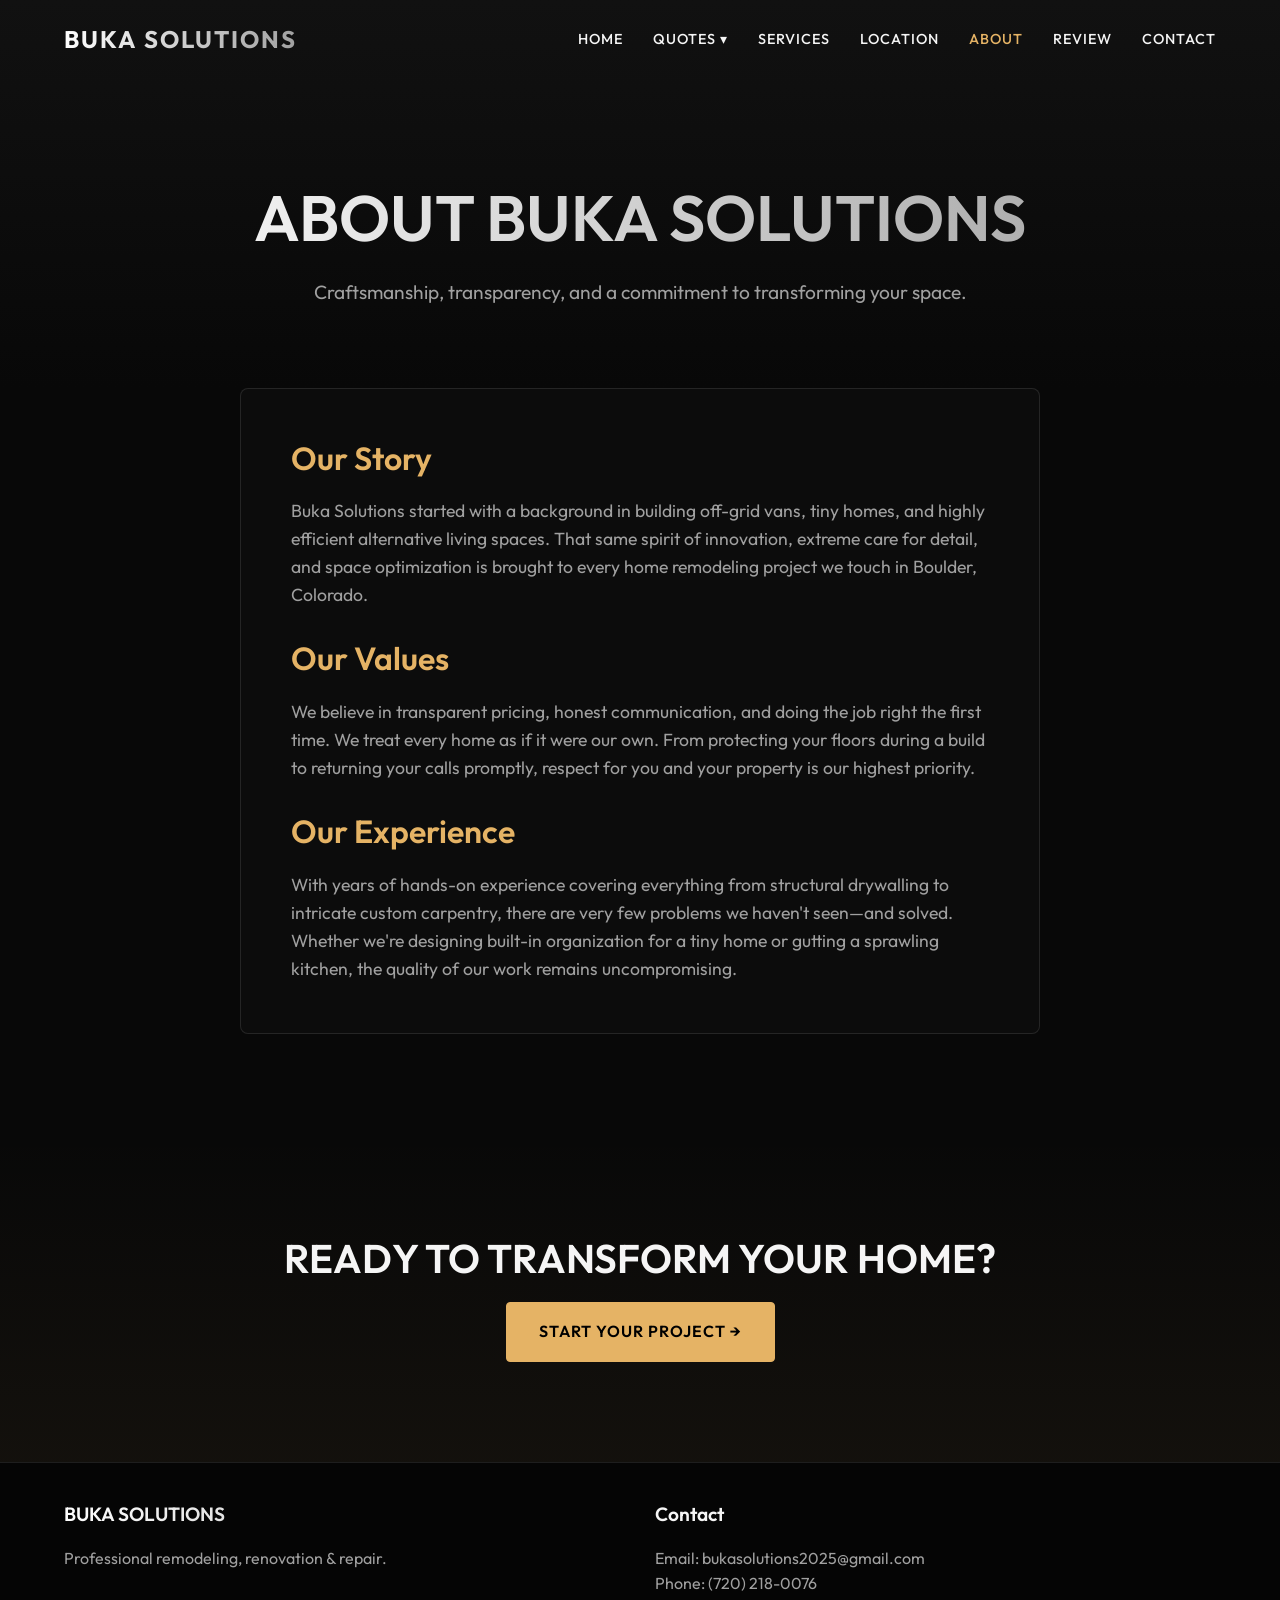
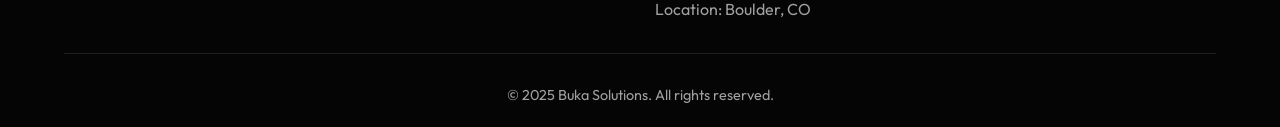
<file: about.html>
<!DOCTYPE html>
<html lang="en">
<head>
  <meta charset="UTF-8">
  <meta name="viewport" content="width=device-width, initial-scale=1.0">
  <title>About Us | Buka Solutions</title>
  <meta name="description" content="Learn about Buka Solutions, our values, and our commitment to high quality remodeling in Boulder, CO.">
  <link rel="stylesheet" href="styles.css">
  <script src="main.js" defer></script>
  <!-- Google tag (gtag.js) -->
  <script async src="https://www.googletagmanager.com/gtag/js?id=G-VMHRXSLFVP"></script>
  <script>
    window.dataLayer = window.dataLayer || [];
    function gtag(){dataLayer.push(arguments);}
    gtag('js', new Date());

    gtag('config', 'G-VMHRXSLFVP');
  </script>

  <link rel="icon" type="image/svg+xml" href="favicon.svg">
  <link rel="canonical" href="https://bukasolutionsllc.com/about.html">
  <meta property="og:title" content="About Us | Buka Solutions">
  <meta property="og:description" content="Learn about Buka Solutions, our values, and our commitment to high quality remodeling in Boulder, CO.">
  <meta property="og:url" content="https://bukasolutionsllc.com/about.html">
  <meta property="og:type" content="website">
  <meta property="og:image" content="https://res.cloudinary.com/dkzz5rx9d/image/upload/v1775485588/desktop_ain6i1.png">
  <meta name="twitter:card" content="summary_large_image">
</head>
<body>

  <!-- Navbar -->
  <nav class="navbar">
    <div class="container nav-container">
      <a href="index.html" class="logo text-gradient">BUKA SOLUTIONS</a>
      <div class="menu-toggle">
        <span></span>
        <span></span>
        <span></span>
      </div>
      <ul class="nav-links">
        <li><a href="index.html">Home</a></li>
        <li class="nav-item dropdown">
          <a href="#">Quotes ▾</a>
          <ul class="dropdown-menu">
            <li><a href="quote.html">Get a Quote</a></li>
            <li><a href="process.html">Remodel & Build Process</a></li>
          </ul>
        </li>
        <li><a href="services.html">Services</a></li>
        <li><a href="location.html">Location</a></li>
        <li><a href="about.html" style="color: var(--accent-color);">About</a></li>
        <li><a href="review.html">Review</a></li>
        <li><a href="mailto:bukasolutions2025@gmail.com">Contact</a></li>
      </ul>
    </div>
  </nav>

  <!-- Header -->
  <header class="page-header">
    <div class="container fade-up">
      <h1 class="text-gradient">About Buka Solutions</h1>
      <p>Craftsmanship, transparency, and a commitment to transforming your space.</p>
    </div>
  </header>

  <!-- About Content -->
  <section class="section pt-0" style="padding-top: 0;">
    <div class="container fade-up" style="max-width: 800px;">
      
      <div style="background: rgba(255,255,255,0.02); padding: 50px; border-radius: 8px; border: 1px solid var(--border-color);">
        <h2 style="font-size: 2rem; margin-bottom: 20px; color: var(--accent-color);">Our Story</h2>
        <p style="color: var(--text-muted); font-size: 1.1rem; margin-bottom: 30px;">
          Buka Solutions started with a background in building off-grid vans, tiny homes, and highly efficient alternative living spaces. That same spirit of innovation, extreme care for detail, and space optimization is brought to every home remodeling project we touch in Boulder, Colorado.
        </p>

        <h2 style="font-size: 2rem; margin-bottom: 20px; color: var(--accent-color);">Our Values</h2>
        <p style="color: var(--text-muted); font-size: 1.1rem; margin-bottom: 30px;">
          We believe in transparent pricing, honest communication, and doing the job right the first time. We treat every home as if it were our own. From protecting your floors during a build to returning your calls promptly, respect for you and your property is our highest priority.
        </p>
        
        <h2 style="font-size: 2rem; margin-bottom: 20px; color: var(--accent-color);">Our Experience</h2>
        <p style="color: var(--text-muted); font-size: 1.1rem;">
          With years of hands-on experience covering everything from structural drywalling to intricate custom carpentry, there are very few problems we haven't seen—and solved. Whether we're designing built-in organization for a tiny home or gutting a sprawling kitchen, the quality of our work remains uncompromising.
        </p>
      </div>

    </div>
  </section>

  <!-- CTA -->
  <section class="cta-block fade-up">
    <div class="container">
      <h2>Ready to transform your home?</h2>
      <a href="quote.html" class="btn btn-accent">Start Your Project →</a>
    </div>
  </section>

  <!-- Footer -->
  <footer>
    <div class="container fade-up">
      <div class="footer-grid">
        <div class="footer-col">
          <h3 class="text-gradient">BUKA SOLUTIONS</h3>
          <p>Professional remodeling, renovation & repair.</p>
        </div>

        <div class="footer-col">
          <h3>Contact</h3>
          <p>Email: <a href="mailto:bukasolutions2025@gmail.com">bukasolutions2025@gmail.com</a></p>
          <p>Phone: <a href="tel:7202180076">(720) 218-0076</a></p>
          <p>Location: Boulder, CO</p>
        </div>
      </div>
      <div class="footer-bottom">
        <p>&copy; 2025 Buka Solutions. All rights reserved.</p>
      </div>
    </div>
  </footer>

</body>
</html>
</file>
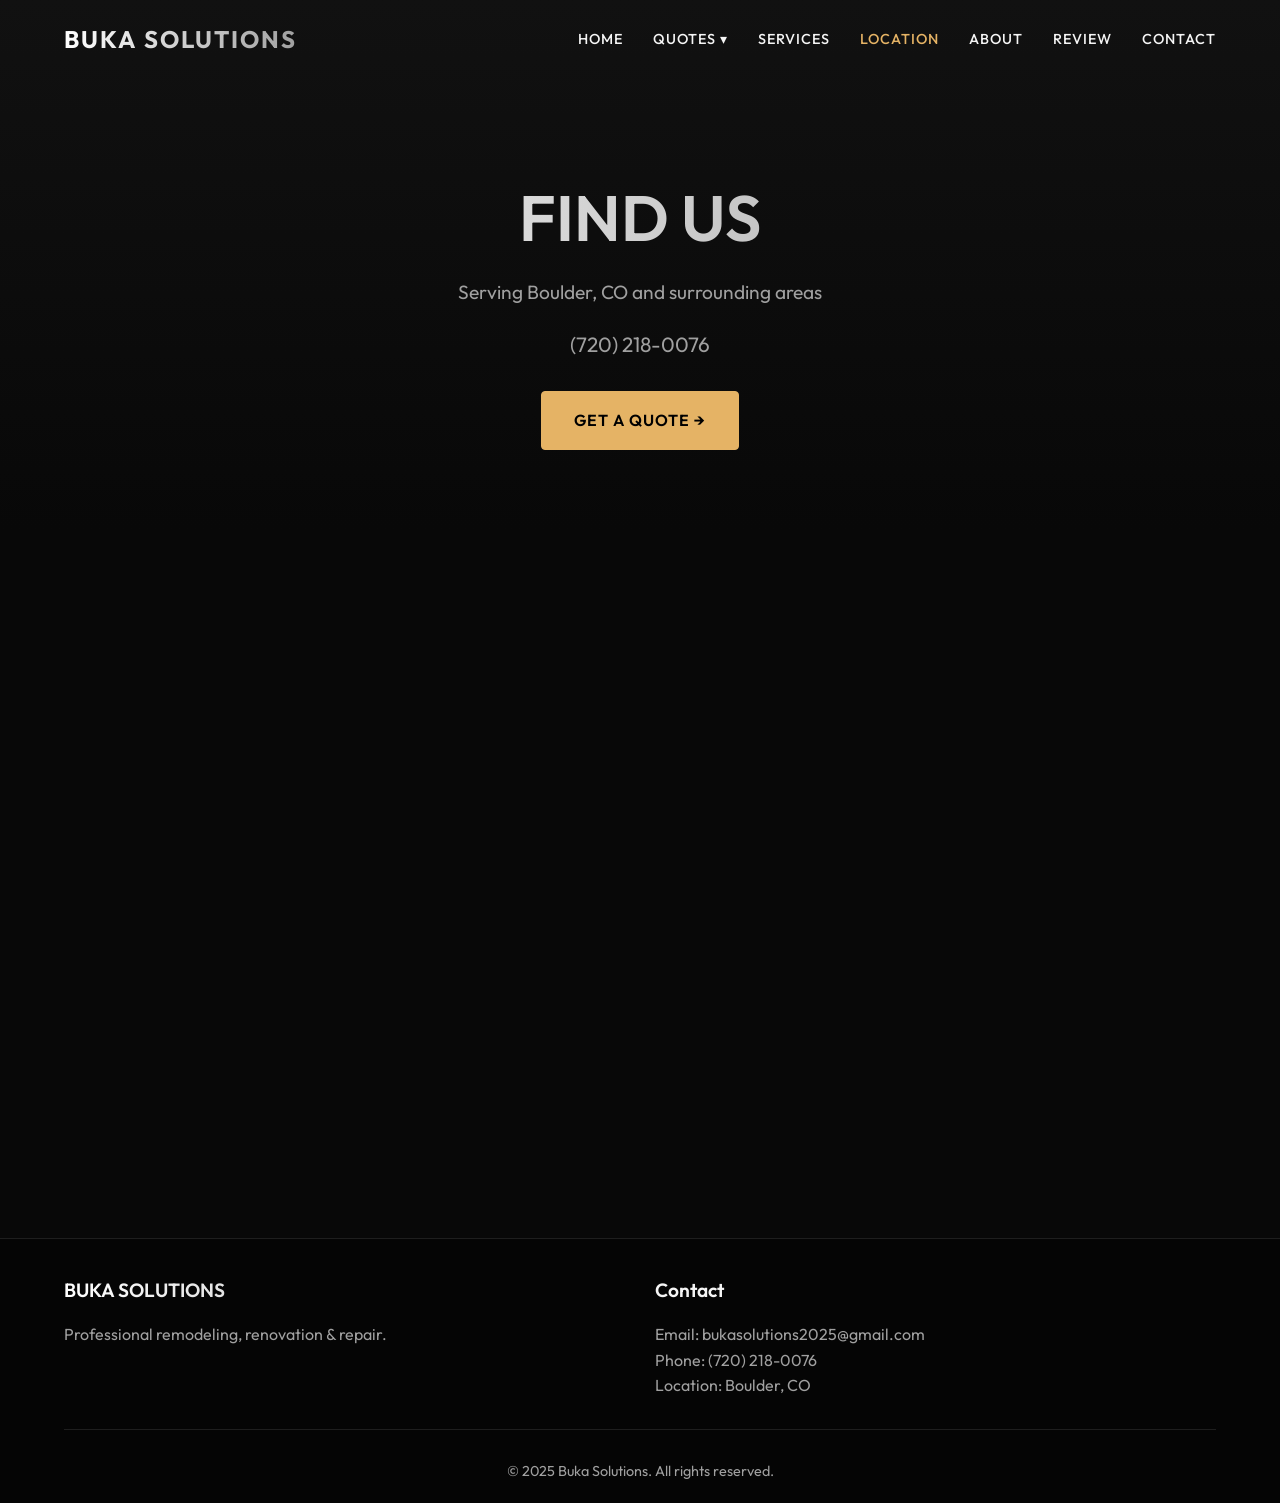
<file: location.html>
<!DOCTYPE html>
<html lang="en">
<head>
  <meta charset="UTF-8">
  <meta name="viewport" content="width=device-width, initial-scale=1.0">
  <title>Location | Buka Solutions</title>
  <meta name="description" content="Serving Boulder, Colorado and surrounding areas. Contact us for your remodeling project in Boulder.">
  <link rel="stylesheet" href="styles.css">
  <script src="main.js" defer></script>
  <!-- Google tag (gtag.js) -->
  <script async src="https://www.googletagmanager.com/gtag/js?id=G-VMHRXSLFVP"></script>
  <script>
    window.dataLayer = window.dataLayer || [];
    function gtag(){dataLayer.push(arguments);}
    gtag('js', new Date());

    gtag('config', 'G-VMHRXSLFVP');
  </script>

  <link rel="icon" type="image/svg+xml" href="favicon.svg">
  <link rel="canonical" href="https://bukasolutionsllc.com/location.html">
  <meta property="og:title" content="Location | Buka Solutions">
  <meta property="og:description" content="Serving Boulder, Colorado and surrounding areas. Contact us for your remodeling project in Boulder.">
  <meta property="og:url" content="https://bukasolutionsllc.com/location.html">
  <meta property="og:type" content="website">
  <meta property="og:image" content="https://res.cloudinary.com/dkzz5rx9d/image/upload/v1775485588/desktop_ain6i1.png">
  <meta name="twitter:card" content="summary_large_image">
</head>
<body>

  <!-- Navbar -->
  <nav class="navbar">
    <div class="container nav-container">
      <a href="index.html" class="logo text-gradient">BUKA SOLUTIONS</a>
      <div class="menu-toggle">
        <span></span>
        <span></span>
        <span></span>
      </div>
      <ul class="nav-links">
        <li><a href="index.html">Home</a></li>
        <li class="nav-item dropdown">
          <a href="#">Quotes ▾</a>
          <ul class="dropdown-menu">
            <li><a href="quote.html">Get a Quote</a></li>
            <li><a href="process.html">Remodel & Build Process</a></li>
          </ul>
        </li>
        <li><a href="services.html">Services</a></li>
        <li><a href="location.html" style="color: var(--accent-color);">Location</a></li>
        <li><a href="about.html">About</a></li>
        <li><a href="review.html">Review</a></li>
        <li><a href="mailto:bukasolutions2025@gmail.com">Contact</a></li>
      </ul>
    </div>
  </nav>

  <!-- Header -->
  <header class="page-header">
    <div class="container fade-up">
      <h1 class="text-gradient">Find Us</h1>
      <p style="margin-bottom: 20px;">Serving Boulder, CO and surrounding areas</p>
      <p style="font-size: 1.3rem; margin-bottom: 30px;"><a href="tel:7202180076">(720) 218-0076</a></p>
      <a href="quote.html" class="btn btn-accent">Get A Quote →</a>
    </div>
  </header>

  <!-- Map Section -->
  <section class="section pt-0" style="padding-top: 0;">
    <div class="container fade-up map-container">
      <iframe src="https://www.google.com/maps/embed?pb=!1m18!1m12!1m3!1d195655.2447938392!2d-105.3934336183377!3d40.030588647038144!2m3!1f0!2f0!3f0!3m2!1i1024!2i768!4f13.1!3m3!1m2!1s0x876b8d4e278dafd3%3A0xc8393b7ca01b8058!2sBoulder%2C%20CO!5e0!3m2!1sen!2sus!4v1700000000000!5m2!1sen!2sus" allowfullscreen="" loading="lazy" referrerpolicy="no-referrer-when-downgrade"></iframe>
    </div>
  </section>

  <!-- Footer -->
  <footer>
    <div class="container fade-up">
      <div class="footer-grid">
        <div class="footer-col">
          <h3 class="text-gradient">BUKA SOLUTIONS</h3>
          <p>Professional remodeling, renovation & repair.</p>
        </div>

        <div class="footer-col">
          <h3>Contact</h3>
          <p>Email: <a href="mailto:bukasolutions2025@gmail.com">bukasolutions2025@gmail.com</a></p>
          <p>Phone: <a href="tel:7202180076">(720) 218-0076</a></p>
          <p>Location: Boulder, CO</p>
        </div>
      </div>
      <div class="footer-bottom">
        <p>&copy; 2025 Buka Solutions. All rights reserved.</p>
      </div>
    </div>
  </footer>

</body>
</html>
</file>
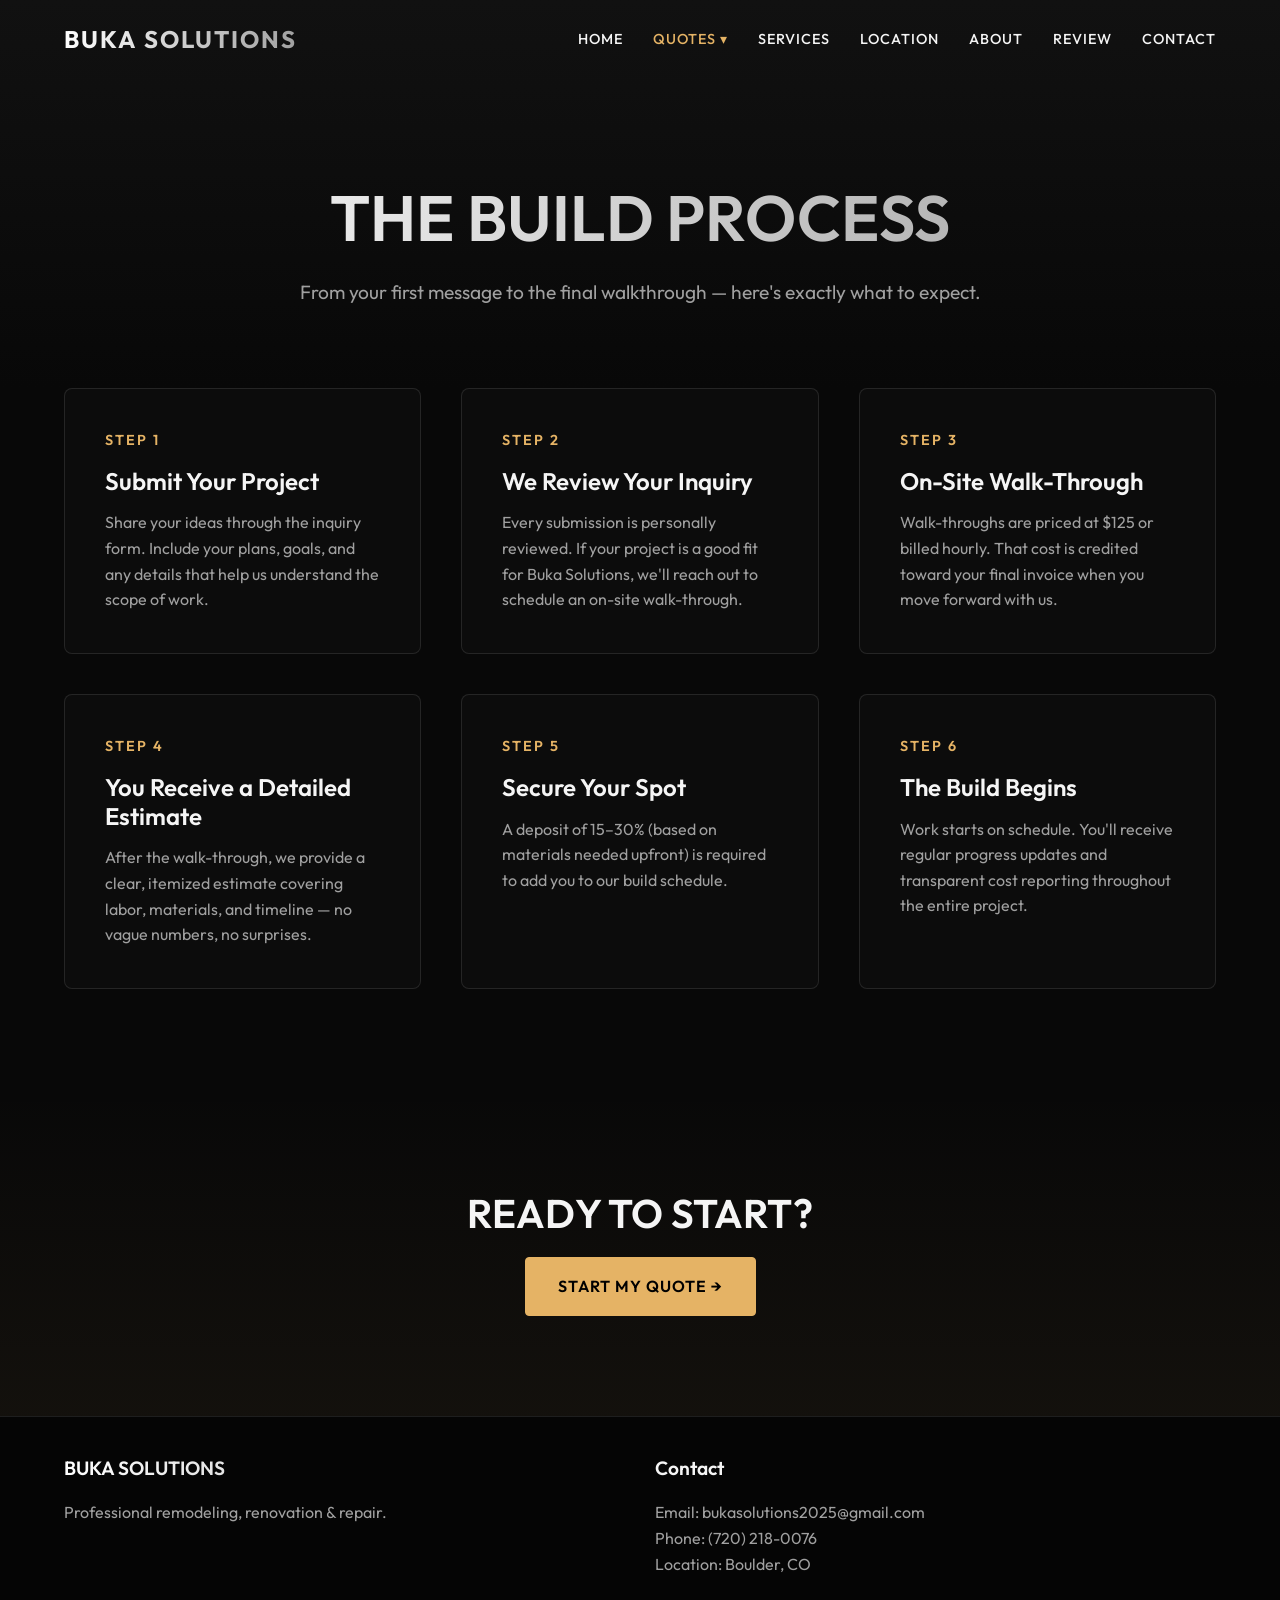
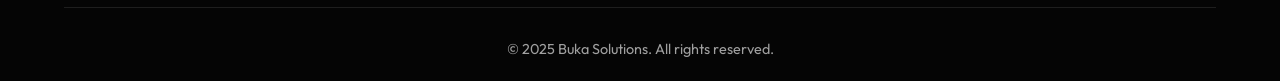
<file: process.html>
<!DOCTYPE html>
<html lang="en">
<head>
  <meta charset="UTF-8">
  <meta name="viewport" content="width=device-width, initial-scale=1.0">
  <title>The Build Process | Buka Solutions</title>
  <meta name="description" content="Our step-by-step remodeling and build process. From your first message to the final walkthrough.">
  <link rel="stylesheet" href="styles.css">
  <script src="main.js" defer></script>
  <!-- Google tag (gtag.js) -->
  <script async src="https://www.googletagmanager.com/gtag/js?id=G-VMHRXSLFVP"></script>
  <script>
    window.dataLayer = window.dataLayer || [];
    function gtag(){dataLayer.push(arguments);}
    gtag('js', new Date());

    gtag('config', 'G-VMHRXSLFVP');
  </script>

  <link rel="icon" type="image/svg+xml" href="favicon.svg">
  <link rel="canonical" href="https://bukasolutionsllc.com/process.html">
  <meta property="og:title" content="The Build Process | Buka Solutions">
  <meta property="og:description" content="Our step-by-step remodeling and build process. From your first message to the final walkthrough.">
  <meta property="og:url" content="https://bukasolutionsllc.com/process.html">
  <meta property="og:type" content="website">
  <meta property="og:image" content="https://res.cloudinary.com/dkzz5rx9d/image/upload/v1775485588/desktop_ain6i1.png">
  <meta name="twitter:card" content="summary_large_image">
</head>
<body>

  <!-- Navbar -->
  <nav class="navbar">
    <div class="container nav-container">
      <a href="index.html" class="logo text-gradient">BUKA SOLUTIONS</a>
      <div class="menu-toggle">
        <span></span>
        <span></span>
        <span></span>
      </div>
      <ul class="nav-links">
        <li><a href="index.html">Home</a></li>
        <li class="nav-item dropdown active">
          <a href="#" style="color: var(--accent-color);">Quotes ▾</a>
          <ul class="dropdown-menu">
            <li><a href="quote.html">Get a Quote</a></li>
            <li><a href="process.html" style="color: var(--accent-color);">Remodel & Build Process</a></li>
          </ul>
        </li>
        <li><a href="services.html">Services</a></li>
        <li><a href="location.html">Location</a></li>
        <li><a href="about.html">About</a></li>
        <li><a href="review.html">Review</a></li>
        <li><a href="mailto:bukasolutions2025@gmail.com">Contact</a></li>
      </ul>
    </div>
  </nav>

  <!-- Header -->
  <header class="page-header">
    <div class="container fade-up">
      <h1 class="text-gradient">The Build Process</h1>
      <p>From your first message to the final walkthrough — here's exactly what to expect.</p>
    </div>
  </header>

  <!-- Process Steps -->
  <section class="section pt-0" style="padding-top: 0;">
    <div class="container fade-up">
      <div class="process-grid">
        
        <div class="process-card">
          <div class="step-num">Step 1</div>
          <h3>Submit Your Project</h3>
          <p>Share your ideas through the inquiry form. Include your plans, goals, and any details that help us understand the scope of work.</p>
        </div>

        <div class="process-card">
          <div class="step-num">Step 2</div>
          <h3>We Review Your Inquiry</h3>
          <p>Every submission is personally reviewed. If your project is a good fit for Buka Solutions, we'll reach out to schedule an on-site walk-through.</p>
        </div>

        <div class="process-card">
          <div class="step-num">Step 3</div>
          <h3>On-Site Walk-Through</h3>
          <p>Walk-throughs are priced at $125 or billed hourly. That cost is credited toward your final invoice when you move forward with us.</p>
        </div>

        <div class="process-card">
          <div class="step-num">Step 4</div>
          <h3>You Receive a Detailed Estimate</h3>
          <p>After the walk-through, we provide a clear, itemized estimate covering labor, materials, and timeline — no vague numbers, no surprises.</p>
        </div>

        <div class="process-card">
          <div class="step-num">Step 5</div>
          <h3>Secure Your Spot</h3>
          <p>A deposit of 15–30% (based on materials needed upfront) is required to add you to our build schedule.</p>
        </div>

        <div class="process-card">
          <div class="step-num">Step 6</div>
          <h3>The Build Begins</h3>
          <p>Work starts on schedule. You'll receive regular progress updates and transparent cost reporting throughout the entire project.</p>
        </div>

      </div>
    </div>
  </section>

  <!-- CTA -->
  <section class="cta-block fade-up">
    <div class="container">
      <h2>Ready to start?</h2>
      <a href="quote.html" class="btn btn-accent">Start My Quote →</a>
    </div>
  </section>

  <!-- Footer -->
  <footer>
    <div class="container fade-up">
      <div class="footer-grid">
        <div class="footer-col">
          <h3 class="text-gradient">BUKA SOLUTIONS</h3>
          <p>Professional remodeling, renovation & repair.</p>
        </div>

        <div class="footer-col">
          <h3>Contact</h3>
          <p>Email: <a href="mailto:bukasolutions2025@gmail.com">bukasolutions2025@gmail.com</a></p>
          <p>Phone: <a href="tel:7202180076">(720) 218-0076</a></p>
          <p>Location: Boulder, CO</p>
        </div>
      </div>
      <div class="footer-bottom">
        <p>&copy; 2025 Buka Solutions. All rights reserved.</p>
      </div>
    </div>
  </footer>

</body>
</html>
</file>
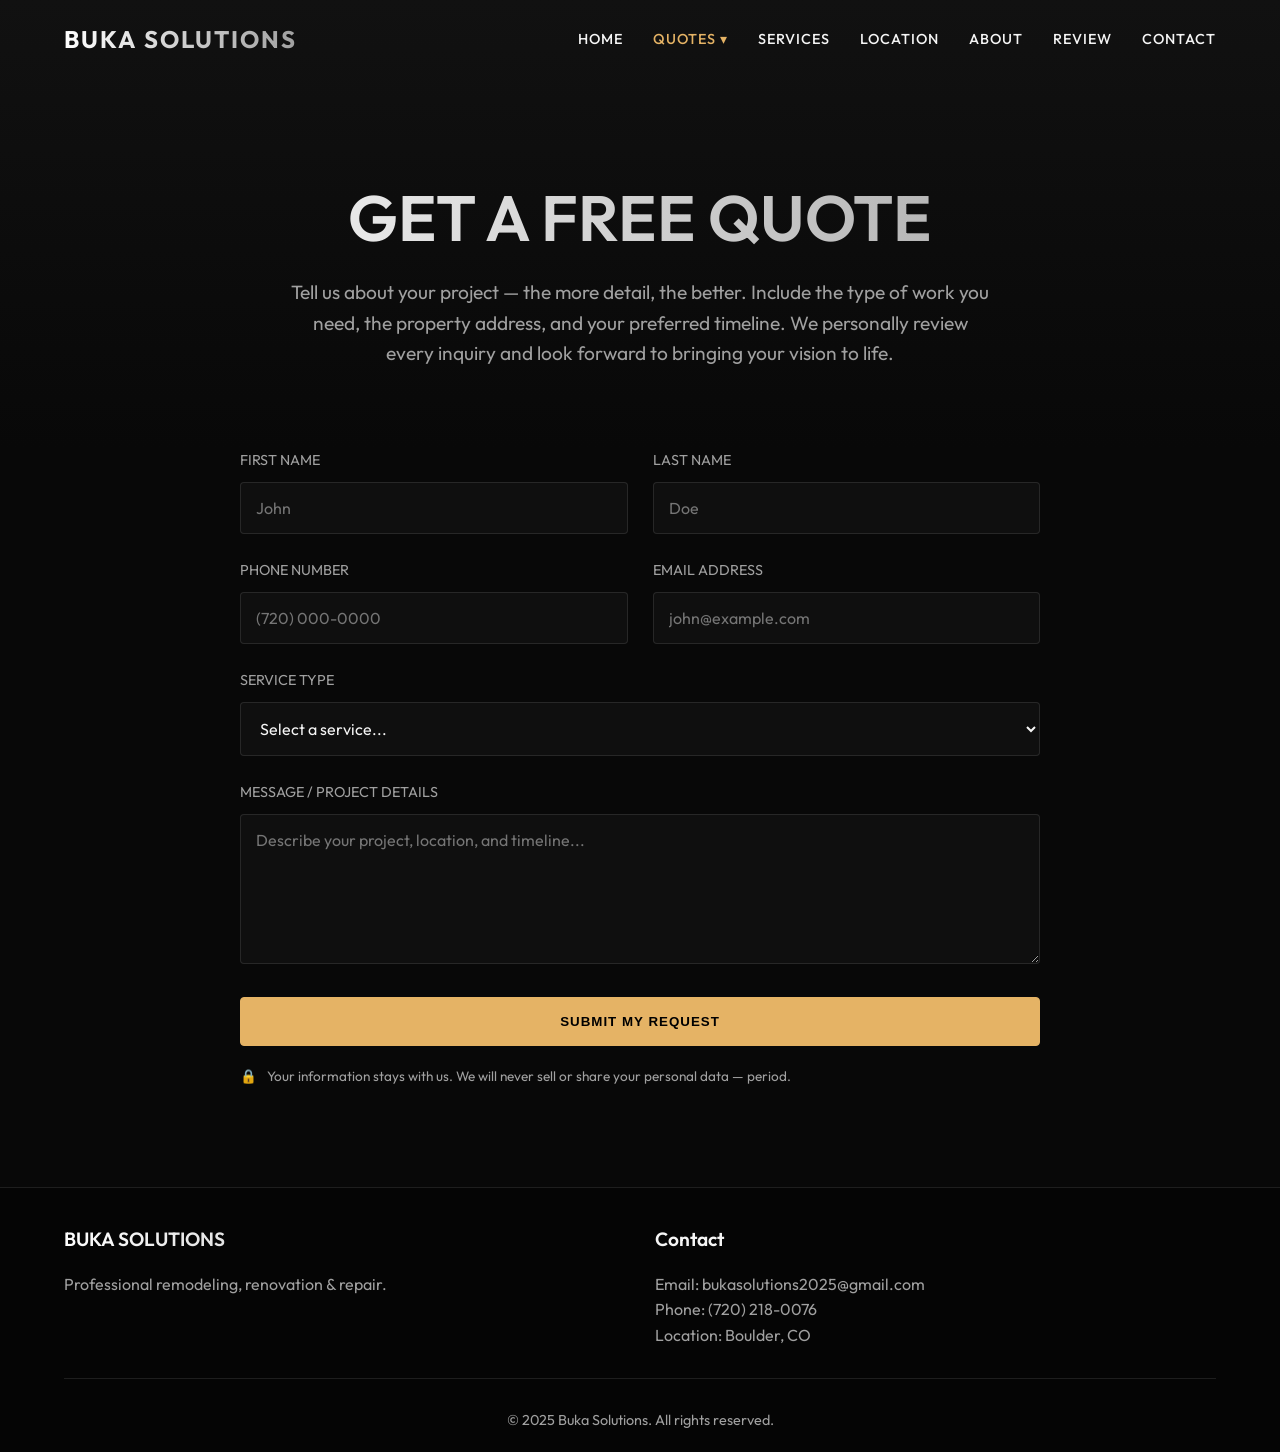
<file: quote.html>
<!DOCTYPE html>
<html lang="en">
<head>
  <meta charset="UTF-8">
  <meta name="viewport" content="width=device-width, initial-scale=1.0">
  <title>Get a Quote | Buka Solutions</title>
  <meta name="description" content="Request a free quote for your remodel, repair, or renovation project in Boulder, CO.">
  <link rel="stylesheet" href="styles.css">
  <script src="main.js" defer></script>
  <!-- Google tag (gtag.js) -->
  <script async src="https://www.googletagmanager.com/gtag/js?id=G-VMHRXSLFVP"></script>
  <script>
    window.dataLayer = window.dataLayer || [];
    function gtag(){dataLayer.push(arguments);}
    gtag('js', new Date());

    gtag('config', 'G-VMHRXSLFVP');
  </script>

  <link rel="icon" type="image/svg+xml" href="favicon.svg">
  <link rel="canonical" href="https://bukasolutionsllc.com/quote.html">
  <meta property="og:title" content="Get a Quote | Buka Solutions">
  <meta property="og:description" content="Request a free quote for your remodel, repair, or renovation project in Boulder, CO.">
  <meta property="og:url" content="https://bukasolutionsllc.com/quote.html">
  <meta property="og:type" content="website">
  <meta property="og:image" content="https://res.cloudinary.com/dkzz5rx9d/image/upload/v1775485588/desktop_ain6i1.png">
  <meta name="twitter:card" content="summary_large_image">
</head>
<body>

  <!-- Navbar -->
  <nav class="navbar">
    <div class="container nav-container">
      <a href="index.html" class="logo text-gradient">BUKA SOLUTIONS</a>
      <div class="menu-toggle">
        <span></span>
        <span></span>
        <span></span>
      </div>
      <ul class="nav-links">
        <li><a href="index.html">Home</a></li>
        <li class="nav-item dropdown active">
          <a href="#" style="color: var(--accent-color);">Quotes ▾</a>
          <ul class="dropdown-menu">
            <li><a href="quote.html" style="color: var(--accent-color);">Get a Quote</a></li>
            <li><a href="process.html">Remodel & Build Process</a></li>
          </ul>
        </li>
        <li><a href="services.html">Services</a></li>
        <li><a href="location.html">Location</a></li>
        <li><a href="about.html">About</a></li>
        <li><a href="review.html">Review</a></li>
        <li><a href="mailto:bukasolutions2025@gmail.com">Contact</a></li>
      </ul>
    </div>
  </nav>

  <!-- Header -->
  <header class="page-header">
    <div class="container fade-up">
      <h1 class="text-gradient">Get A Free Quote</h1>
      <p>Tell us about your project — the more detail, the better. Include the type of work you need, the property address, and your preferred timeline. We personally review every inquiry and look forward to bringing your vision to life.</p>
    </div>
  </header>

  <!-- Quote Form Section -->
  <section class="section pt-0" style="padding-top: 0;">
    <div class="container fade-up" style="max-width: 800px;">
      
      <form action="https://api.web3forms.com/submit" method="POST">
        <!-- Web3Forms Hidden Inputs -->
        <input type="hidden" name="access_key" value="9ee911c0-95b7-4c72-800e-daccff15196f">
        <input type="hidden" name="subject" value="New Quote Request — Buka Solutions">
        <input type="hidden" name="from_name" value="Buka Solutions Website">
        <input type="hidden" name="replyto" id="replyto-field" value="">
        <input type="hidden" name="redirect" value="https://avarsimashvili.github.io/bukasolutions/thank-you.html">

        <div class="quote-wrap">
          <div class="form-group">
            <label for="first_name">First Name</label>
            <input type="text" id="first_name" name="first_name" class="form-control" required placeholder="John">
          </div>
          <div class="form-group">
            <label for="last_name">Last Name</label>
            <input type="text" id="last_name" name="last_name" class="form-control" required placeholder="Doe">
          </div>
        </div>

        <div class="quote-wrap">
          <div class="form-group">
            <label for="phone">Phone Number</label>
            <input type="tel" id="phone" name="phone" class="form-control" required placeholder="(720) 000-0000">
          </div>
          <div class="form-group">
            <label for="email">Email Address</label>
            <input type="email" id="email" name="email" class="form-control" required placeholder="john@example.com">
          </div>
        </div>

        <div class="quote-wrap full">
          <div class="form-group">
            <label for="service">Service Type</label>
            <select id="service" name="service" class="form-control" required>
              <option value="" disabled selected>Select a service...</option>
              <option value="Kitchen Remodel">Kitchen Remodel</option>
              <option value="Bathroom Renovation">Bathroom Renovation</option>
              <option value="Flooring">Flooring</option>
              <option value="Walls / Drywall">Walls / Drywall</option>
              <option value="Windows & Doors">Windows & Doors</option>
              <option value="Garage">Garage</option>
              <option value="Yard / Outdoor">Yard / Outdoor</option>
              <option value="Around the House">Around the House</option>
              <option value="Babyproofing">Babyproofing</option>
              <option value="Treehouse">Treehouse</option>
              <option value="General Repair">General Repair</option>
              <option value="Other">Other</option>
            </select>
          </div>
        </div>

        <div class="quote-wrap full">
          <div class="form-group">
            <label for="message">Message / Project Details</label>
            <textarea id="message" name="message" class="form-control" required placeholder="Describe your project, location, and timeline..."></textarea>
          </div>
        </div>

        <button type="submit" class="btn btn-accent" style="width: 100%;">Submit My Request</button>
        
        <p class="privacy-note">
          <span>🔒</span> Your information stays with us. We will never sell or share your personal data — period.
        </p>
      </form>
      
    </div>
  </section>

  <!-- Footer -->
  <footer>
    <div class="container fade-up">
      <div class="footer-grid">
        <div class="footer-col">
          <h3 class="text-gradient">BUKA SOLUTIONS</h3>
          <p>Professional remodeling, renovation & repair.</p>
        </div>

        <div class="footer-col">
          <h3>Contact</h3>
          <p>Email: <a href="mailto:bukasolutions2025@gmail.com">bukasolutions2025@gmail.com</a></p>
          <p>Phone: <a href="tel:7202180076">(720) 218-0076</a></p>
          <p>Location: Boulder, CO</p>
        </div>
      </div>
      <div class="footer-bottom">
        <p>&copy; 2025 Buka Solutions. All rights reserved.</p>
      </div>
    </div>
  </footer>

</body>
</html>
</file>
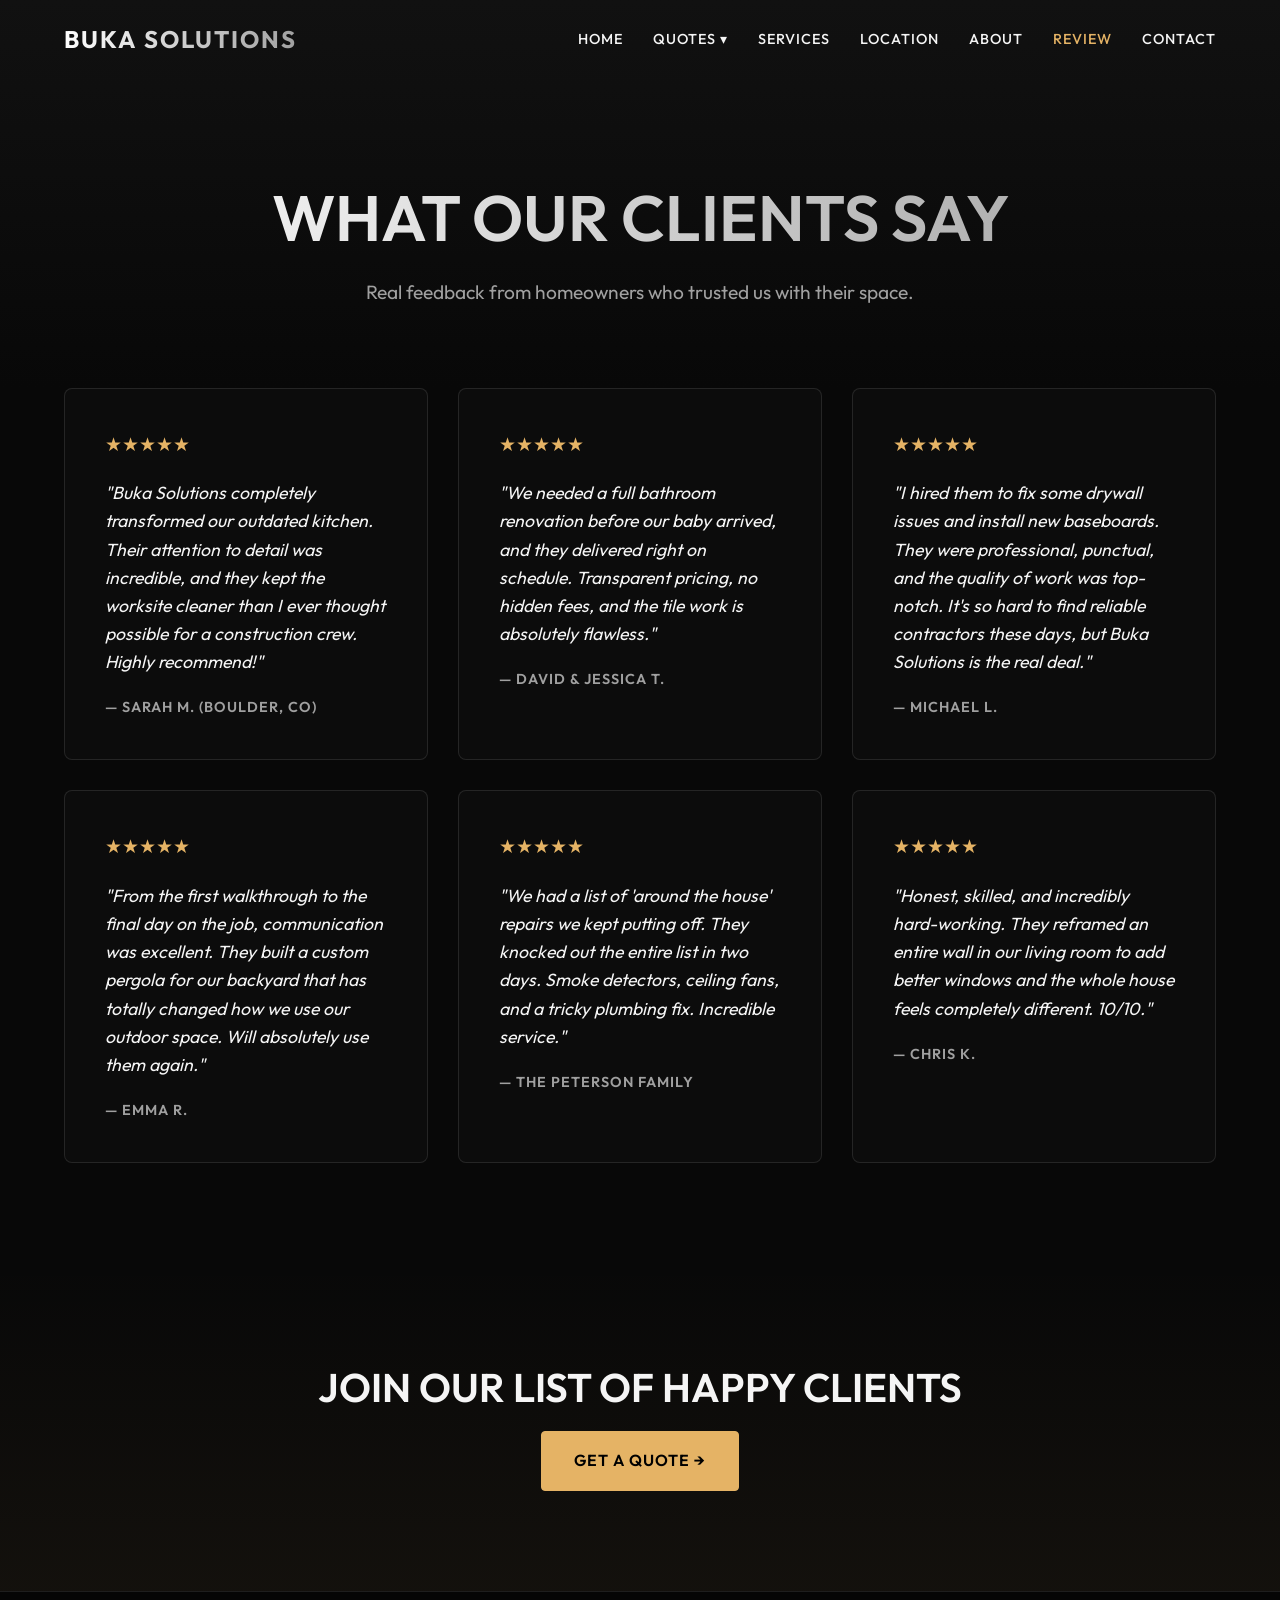
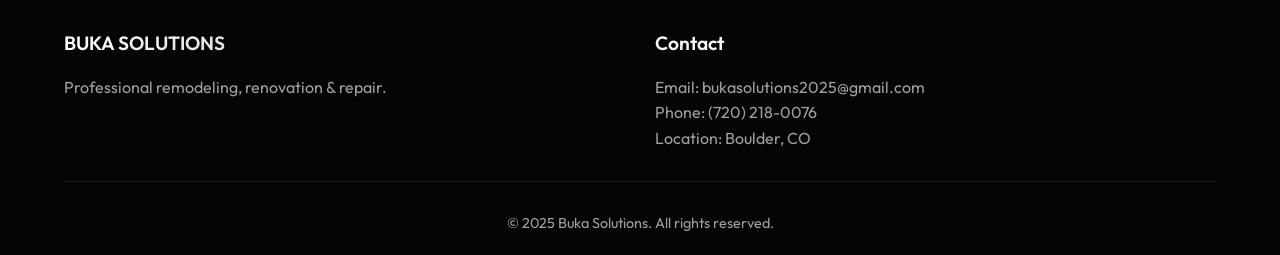
<file: review.html>
<!DOCTYPE html>
<html lang="en">
<head>
  <meta charset="UTF-8">
  <meta name="viewport" content="width=device-width, initial-scale=1.0">
  <title>Reviews & Testimonials | Buka Solutions</title>
  <meta name="description" content="See what our clients in Boulder, CO are saying about our home remodeling and repair services.">
  <link rel="stylesheet" href="styles.css">
  <script src="main.js" defer></script>
  <!-- Google tag (gtag.js) -->
  <script async src="https://www.googletagmanager.com/gtag/js?id=G-VMHRXSLFVP"></script>
  <script>
    window.dataLayer = window.dataLayer || [];
    function gtag(){dataLayer.push(arguments);}
    gtag('js', new Date());

    gtag('config', 'G-VMHRXSLFVP');
  </script>

  <link rel="icon" type="image/svg+xml" href="favicon.svg">
  <link rel="canonical" href="https://bukasolutionsllc.com/review.html">
  <meta property="og:title" content="Reviews & Testimonials | Buka Solutions">
  <meta property="og:description" content="See what our clients in Boulder, CO are saying about our home remodeling and repair services.">
  <meta property="og:url" content="https://bukasolutionsllc.com/review.html">
  <meta property="og:type" content="website">
  <meta property="og:image" content="https://res.cloudinary.com/dkzz5rx9d/image/upload/v1775485588/desktop_ain6i1.png">
  <meta name="twitter:card" content="summary_large_image">
</head>
<body>

  <!-- Navbar -->
  <nav class="navbar">
    <div class="container nav-container">
      <a href="index.html" class="logo text-gradient">BUKA SOLUTIONS</a>
      <div class="menu-toggle">
        <span></span>
        <span></span>
        <span></span>
      </div>
      <ul class="nav-links">
        <li><a href="index.html">Home</a></li>
        <li class="nav-item dropdown">
          <a href="#">Quotes ▾</a>
          <ul class="dropdown-menu">
            <li><a href="quote.html">Get a Quote</a></li>
            <li><a href="process.html">Remodel & Build Process</a></li>
          </ul>
        </li>
        <li><a href="services.html">Services</a></li>
        <li><a href="location.html">Location</a></li>
        <li><a href="about.html">About</a></li>
        <li><a href="review.html" style="color: var(--accent-color);">Review</a></li>
        <li><a href="mailto:bukasolutions2025@gmail.com">Contact</a></li>
      </ul>
    </div>
  </nav>

  <!-- Header -->
  <header class="page-header">
    <div class="container fade-up">
      <h1 class="text-gradient">What Our Clients Say</h1>
      <p>Real feedback from homeowners who trusted us with their space.</p>
    </div>
  </header>

  <!-- Reviews Grid -->
  <section class="section pt-0" style="padding-top: 0;">
    <div class="container fade-up">
      <div class="reviews-grid">
        
        <div class="review-card">
          <div class="stars">★★★★★</div>
          <p class="review-text">"Buka Solutions completely transformed our outdated kitchen. Their attention to detail was incredible, and they kept the worksite cleaner than I ever thought possible for a construction crew. Highly recommend!"</p>
          <div class="client-name">— Sarah M. (Boulder, CO)</div>
        </div>

        <div class="review-card">
          <div class="stars">★★★★★</div>
          <p class="review-text">"We needed a full bathroom renovation before our baby arrived, and they delivered right on schedule. Transparent pricing, no hidden fees, and the tile work is absolutely flawless."</p>
          <div class="client-name">— David & Jessica T.</div>
        </div>

        <div class="review-card">
          <div class="stars">★★★★★</div>
          <p class="review-text">"I hired them to fix some drywall issues and install new baseboards. They were professional, punctual, and the quality of work was top-notch. It's so hard to find reliable contractors these days, but Buka Solutions is the real deal."</p>
          <div class="client-name">— Michael L.</div>
        </div>

        <div class="review-card">
          <div class="stars">★★★★★</div>
          <p class="review-text">"From the first walkthrough to the final day on the job, communication was excellent. They built a custom pergola for our backyard that has totally changed how we use our outdoor space. Will absolutely use them again."</p>
          <div class="client-name">— Emma R.</div>
        </div>

        <div class="review-card">
          <div class="stars">★★★★★</div>
          <p class="review-text">"We had a list of 'around the house' repairs we kept putting off. They knocked out the entire list in two days. Smoke detectors, ceiling fans, and a tricky plumbing fix. Incredible service."</p>
          <div class="client-name">— The Peterson Family</div>
        </div>

        <div class="review-card">
          <div class="stars">★★★★★</div>
          <p class="review-text">"Honest, skilled, and incredibly hard-working. They reframed an entire wall in our living room to add better windows and the whole house feels completely different. 10/10."</p>
          <div class="client-name">— Chris K.</div>
        </div>

      </div>
    </div>
  </section>

  <!-- CTA -->
  <section class="cta-block fade-up">
    <div class="container">
      <h2>Join our list of happy clients</h2>
      <a href="quote.html" class="btn btn-accent">Get A Quote →</a>
    </div>
  </section>

  <!-- Footer -->
  <footer>
    <div class="container fade-up">
      <div class="footer-grid">
        <div class="footer-col">
          <h3 class="text-gradient">BUKA SOLUTIONS</h3>
          <p>Professional remodeling, renovation & repair.</p>
        </div>

        <div class="footer-col">
          <h3>Contact</h3>
          <p>Email: <a href="mailto:bukasolutions2025@gmail.com">bukasolutions2025@gmail.com</a></p>
          <p>Phone: <a href="tel:7202180076">(720) 218-0076</a></p>
          <p>Location: Boulder, CO</p>
        </div>
      </div>
      <div class="footer-bottom">
        <p>&copy; 2025 Buka Solutions. All rights reserved.</p>
      </div>
    </div>
  </footer>

</body>
</html>
</file>
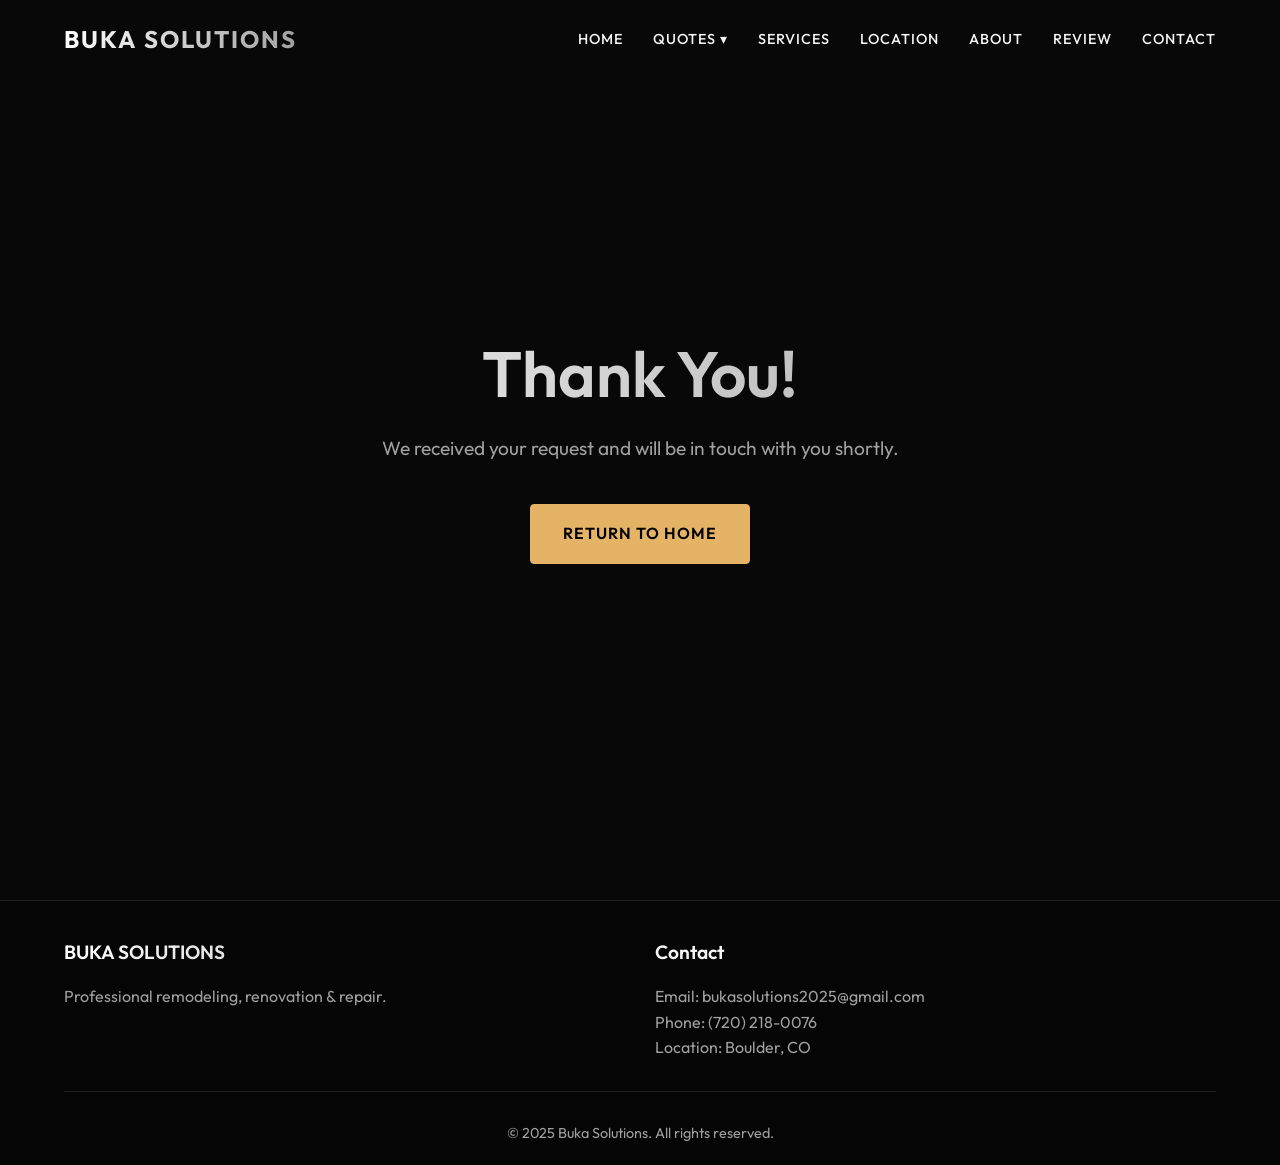
<file: thank-you.html>
<!DOCTYPE html>
<html lang="en">
<head>
  <meta charset="UTF-8">
  <meta name="viewport" content="width=device-width, initial-scale=1.0">
  <title>Thank You | Buka Solutions</title>
  <meta name="description" content="Thank you for your inquiry.">
  <link rel="stylesheet" href="styles.css">
  <script src="main.js" defer></script>
  <!-- Google tag (gtag.js) -->
  <script async src="https://www.googletagmanager.com/gtag/js?id=G-VMHRXSLFVP"></script>
  <script>
    window.dataLayer = window.dataLayer || [];
    function gtag(){dataLayer.push(arguments);}
    gtag('js', new Date());

    gtag('config', 'G-VMHRXSLFVP');
  </script>
</head>
<body>

  <!-- Navbar -->
  <nav class="navbar">
    <div class="container nav-container">
      <a href="index.html" class="logo text-gradient">BUKA SOLUTIONS</a>
      <div class="menu-toggle">
        <span></span>
        <span></span>
        <span></span>
      </div>
      <ul class="nav-links">
        <li><a href="index.html">Home</a></li>
        <li class="nav-item dropdown">
          <a href="#">Quotes ▾</a>
          <ul class="dropdown-menu">
            <li><a href="quote.html">Get a Quote</a></li>
            <li><a href="process.html">Remodel & Build Process</a></li>
          </ul>
        </li>
        <li><a href="services.html">Services</a></li>
        <li><a href="location.html">Location</a></li>
        <li><a href="about.html">About</a></li>
        <li><a href="review.html">Review</a></li>
        <li><a href="mailto:bukasolutions2025@gmail.com">Contact</a></li>
      </ul>
    </div>
  </nav>

  <!-- Thank You Content -->
  <section class="hero" style="min-height: 80vh;">
    <div class="container" style="text-align: center;">
      <div class="fade-up visible">
        <h1 class="text-gradient" style="font-size: clamp(2.5rem, 5vw, 4rem); margin-bottom: 20px;">Thank You!</h1>
        <p style="font-size: 1.2rem; color: var(--text-muted); margin-bottom: 40px;">
          We received your request and will be in touch with you shortly.
        </p>
        <a href="index.html" class="btn btn-accent">Return to Home</a>
      </div>
    </div>
  </section>

  <!-- Footer -->
  <footer>
    <div class="container fade-up">
      <div class="footer-grid">
        <div class="footer-col">
          <h3 class="text-gradient">BUKA SOLUTIONS</h3>
          <p>Professional remodeling, renovation & repair.</p>
        </div>

        <div class="footer-col">
          <h3>Contact</h3>
          <p>Email: <a href="mailto:bukasolutions2025@gmail.com">bukasolutions2025@gmail.com</a></p>
          <p>Phone: <a href="tel:7202180076">(720) 218-0076</a></p>
          <p>Location: Boulder, CO</p>
        </div>
      </div>
      <div class="footer-bottom">
        <p>&copy; 2025 Buka Solutions. All rights reserved.</p>
      </div>
    </div>
  </footer>

</body>
</html>
</file>
<file: styles.css>
@import url('https://fonts.googleapis.com/css2?family=Outfit:wght@300;400;500;600;700&display=swap');

:root {
  --bg-color: #080808;
  --text-color: #f5f5f5;
  --text-muted: #a0a0a0;
  --accent-color: #e5b365; /* Sophisticated gold/bronze for remodeling */
  --accent-hover: #c4964d;
  --nav-bg: #000000;
  --border-color: rgba(255, 255, 255, 0.1);
  --font-family: 'Outfit', sans-serif;
  --transition: all 0.3s cubic-bezier(0.25, 1, 0.5, 1);
}

* {
  margin: 0;
  padding: 0;
  box-sizing: border-box;
}

html {
  scroll-behavior: smooth;
  font-family: var(--font-family);
}

body {
  background-color: var(--bg-color);
  color: var(--text-color);
  line-height: 1.6;
  overflow-x: hidden;
  -webkit-font-smoothing: antialiased;
}

a {
  text-decoration: none;
  color: inherit;
  transition: var(--transition);
}

ul {
  list-style: none;
}

img {
  max-width: 100%;
  display: block;
}

/* Typography */
h1, h2, h3, h4, h5, h6 {
  font-weight: 600;
  line-height: 1.2;
}

.text-gradient {
  background: linear-gradient(90deg, #fff, #a0a0a0);
  background-clip: text;
  -webkit-background-clip: text;
  -webkit-text-fill-color: transparent;
}

/* Container */
.container {
  width: 90%;
  max-width: 1200px;
  margin: 0 auto;
}

.section {
  padding: 100px 0;
}

/* Buttons */
.btn {
  display: inline-block;
  padding: 16px 32px;
  background-color: var(--text-color);
  color: var(--bg-color);
  font-weight: 600;
  text-transform: uppercase;
  letter-spacing: 1px;
  border-radius: 4px;
  cursor: pointer;
  border: 1px solid var(--text-color);
  transition: var(--transition);
}

.btn:hover {
  background-color: transparent;
  color: var(--text-color);
}

.btn-accent {
  background-color: var(--accent-color);
  color: #000;
  border-color: var(--accent-color);
}

.btn-accent:hover {
  background-color: transparent;
  color: var(--accent-color);
}

/* Navbar */
.navbar {
  position: fixed;
  top: 0;
  width: 100%;
  z-index: 1000;
  padding: 20px 0;
  transition: var(--transition);
  border-bottom: 1px solid transparent;
}

.navbar.scrolled, .navbar.menu-open {
  background: var(--nav-bg);
  backdrop-filter: blur(10px);
  -webkit-backdrop-filter: blur(10px);
  border-bottom: 1px solid var(--border-color);
}
.navbar.scrolled {
  padding: 15px 0;
}

.nav-container {
  display: flex;
  justify-content: space-between;
  align-items: center;
}

.logo {
  font-size: 1.5rem;
  font-weight: 700;
  letter-spacing: 2px;
  text-transform: uppercase;
}

.nav-links {
  display: flex;
  gap: 30px;
  align-items: center;
}

.nav-links li {
  position: relative;
}

.nav-links a {
  font-size: 0.9rem;
  font-weight: 500;
  text-transform: uppercase;
  letter-spacing: 1px;
}

.nav-links a:hover {
  color: var(--accent-color);
}

/* Dropdown */
.dropdown-menu {
  position: absolute;
  top: 100%;
  left: 0;
  background: var(--nav-bg);
  backdrop-filter: blur(10px);
  min-width: 200px;
  opacity: 0;
  visibility: hidden;
  transform: translateY(10px);
  transition: var(--transition);
  padding: 10px 0;
  border: 1px solid var(--border-color);
}

.nav-item.dropdown:hover .dropdown-menu {
  opacity: 1;
  visibility: visible;
  transform: translateY(0);
}

.dropdown-menu li {
  padding: 8px 20px;
}

/* Mobile Menu Button */
.menu-toggle {
  display: none;
  flex-direction: column;
  gap: 5px;
  cursor: pointer;
}

.menu-toggle span {
  width: 30px;
  height: 2px;
  background-color: var(--text-color);
  transition: var(--transition);
}

/* Footer */
footer {
  background-color: #050505;
  border-top: 1px solid var(--border-color);
  padding: 40px 0 20px;
}

.footer-grid {
  display: grid;
  grid-template-columns: repeat(auto-fit, minmax(250px, 1fr));
  gap: 30px;
  margin-bottom: 30px;
}

.footer-col h3 {
  font-size: 1.2rem;
  margin-bottom: 20px;
}

.footer-col p {
  color: var(--text-muted);
}

.footer-col ul {
  display: flex;
  flex-direction: column;
  gap: 10px;
}

.footer-col a {
  color: var(--text-muted);
}

.footer-col a:hover {
  color: var(--accent-color);
}

.footer-bottom {
  text-align: center;
  color: var(--text-muted);
  font-size: 0.9rem;
  border-top: 1px solid var(--border-color);
  padding-top: 30px;
}

/* Hero Section */
.hero {
  height: 100vh;
  display: flex;
  align-items: center;
  position: relative;
  overflow: hidden;
}

.hero-bg {
  position: absolute;
  top: 0;
  left: 0;
  width: 100%;
  height: 100%;
  object-fit: cover;
  z-index: -2;
  filter: brightness(0.6);
}

.hero-overlay {
  position: absolute;
  top: 0;
  left: 0;
  width: 100%;
  height: 100%;
  background: linear-gradient(to top, rgba(0,0,0,0.8), transparent);
  z-index: -1;
}

.hero-content {
  max-width: 800px;
  z-index: 1;
}

.hero-content h1 {
  font-size: clamp(3rem, 6vw, 5.5rem);
  margin-bottom: 30px;
  text-transform: uppercase;
  line-height: 1.1;
}

.hero-buttons {
  display: flex;
  gap: 20px;
  flex-wrap: wrap;
}

/* Page Header */
.page-header {
  padding: 180px 0 80px;
  text-align: center;
  background: linear-gradient(180deg, #111 0%, #080808 100%);
}

.page-header h1 {
  font-size: clamp(2.5rem, 5vw, 4.5rem);
  margin-bottom: 20px;
  text-transform: uppercase;
}

.page-header p {
  color: var(--text-muted);
  font-size: 1.2rem;
  max-width: 700px;
  margin: 0 auto;
}

/* Forms */
.form-group {
  margin-bottom: 25px;
}

.form-group label {
  display: block;
  margin-bottom: 10px;
  color: var(--text-muted);
  font-size: 0.9rem;
  text-transform: uppercase;
}

.form-control {
  width: 100%;
  padding: 15px;
  background: rgba(255, 255, 255, 0.03);
  border: 1px solid var(--border-color);
  color: var(--text-color);
  font-family: var(--font-family);
  font-size: 1rem;
  border-radius: 4px;
  transition: var(--transition);
}

.form-control:focus {
  outline: none;
  border-color: var(--accent-color);
  background: rgba(255, 255, 255, 0.05);
}

.form-control option {
  background-color: #1a1a1a;
  color: var(--text-color);
}

textarea.form-control {
  min-height: 150px;
  resize: vertical;
}

.quote-wrap {
  display: grid;
  grid-template-columns: 1fr 1fr;
  gap: 25px;
}

.quote-wrap.full {
  grid-template-columns: 1fr;
}

.privacy-note {
  font-size: 0.85rem;
  color: var(--text-muted);
  margin-top: 20px;
  display: flex;
  align-items: center;
  gap: 10px;
}

/* Services Sections */
.service-block {
  display: grid;
  grid-template-columns: 1fr 1fr;
  gap: 60px;
  align-items: center;
  margin-bottom: 100px;
}

.service-block:nth-child(even) .service-content {
  order: -1;
}

.service-img {
  position: relative;
  border-radius: 8px;
  overflow: hidden;
}

.service-img img {
  width: 100%;
  height: auto;
  transition: transform 0.5s ease;
}

.service-block:hover .service-img img {
  transform: scale(1.05);
}

.service-content h2 {
  font-size: 2.5rem;
  margin-bottom: 20px;
}

.service-content p {
  color: var(--text-muted);
  font-size: 1.1rem;
  margin-bottom: 30px;
}

/* Process Steps */
.process-grid {
  display: grid;
  grid-template-columns: repeat(auto-fit, minmax(300px, 1fr));
  gap: 40px;
}

.process-card {
  background: rgba(255,255,255,0.02);
  border: 1px solid var(--border-color);
  padding: 40px;
  border-radius: 8px;
  transition: var(--transition);
}

.process-card:hover {
  transform: translateY(-5px);
  border-color: var(--accent-color);
  background: rgba(255,255,255,0.04);
}

.step-num {
  font-size: 0.9rem;
  color: var(--accent-color);
  text-transform: uppercase;
  letter-spacing: 2px;
  margin-bottom: 15px;
  font-weight: 600;
}

.process-card h3 {
  font-size: 1.5rem;
  margin-bottom: 15px;
}

.process-card p {
  color: var(--text-muted);
}

/* Maps */
.map-container iframe {
  width: 100%;
  height: 600px;
  border: 0;
  border-radius: 8px;
  filter: invert(90%) hue-rotate(180deg);
}

/* Reviews */
.reviews-grid {
  display: grid;
  grid-template-columns: repeat(auto-fit, minmax(300px, 1fr));
  gap: 30px;
}

.review-card {
  background: rgba(255,255,255,0.02);
  border: 1px solid var(--border-color);
  padding: 40px;
  border-radius: 8px;
}

.stars {
  color: var(--accent-color);
  margin-bottom: 20px;
  font-size: 1.2rem;
}

.review-text {
  font-size: 1.1rem;
  font-style: italic;
  margin-bottom: 20px;
  color: var(--text-color);
}

.client-name {
  font-weight: 600;
  color: var(--text-muted);
  text-transform: uppercase;
  font-size: 0.9rem;
  letter-spacing: 1px;
}

/* CTA Block */
.cta-block {
  text-align: center;
  padding: 100px 0;
  background: linear-gradient(to bottom, transparent, rgba(229, 179, 101, 0.05));
}

.cta-block h2 {
  font-size: 2.5rem;
  margin-bottom: 20px;
  text-transform: uppercase;
}

/* Animations */
.fade-up {
  opacity: 0;
  transform: translateY(30px);
  transition: opacity 0.8s ease, transform 0.8s ease;
}

.fade-up.visible {
  opacity: 1;
  transform: translateY(0);
}

/* Mobile Responsiveness */
@media (max-width: 900px) {
  .service-block, .service-block:nth-child(even) .service-content {
    grid-template-columns: 1fr;
    order: 0;
    gap: 30px;
  }
}

@media (max-width: 768px) {
  .nav-links {
    position: absolute;
    top: 100%;
    left: 0;
    width: 100%;
    background: var(--nav-bg);
    backdrop-filter: blur(10px);
    flex-direction: column;
    padding: 20px 0;
    clip-path: polygon(0 0, 100% 0, 100% 0, 0 0);
    transition: clip-path 0.4s ease-in-out;
  }

  .nav-links.active {
    clip-path: polygon(0 0, 100% 0, 100% 100%, 0% 100%);
  }

  .dropdown-menu {
    position: static;
    opacity: 1;
    visibility: visible;
    transform: none;
    background: transparent;
    padding-left: 20px;
    border: none;
    display: none;
  }

  .nav-item.dropdown.active .dropdown-menu {
    display: block;
  }

  .menu-toggle {
    display: flex;
  }

  .quote-wrap {
    grid-template-columns: 1fr;
  }
}
</file>
